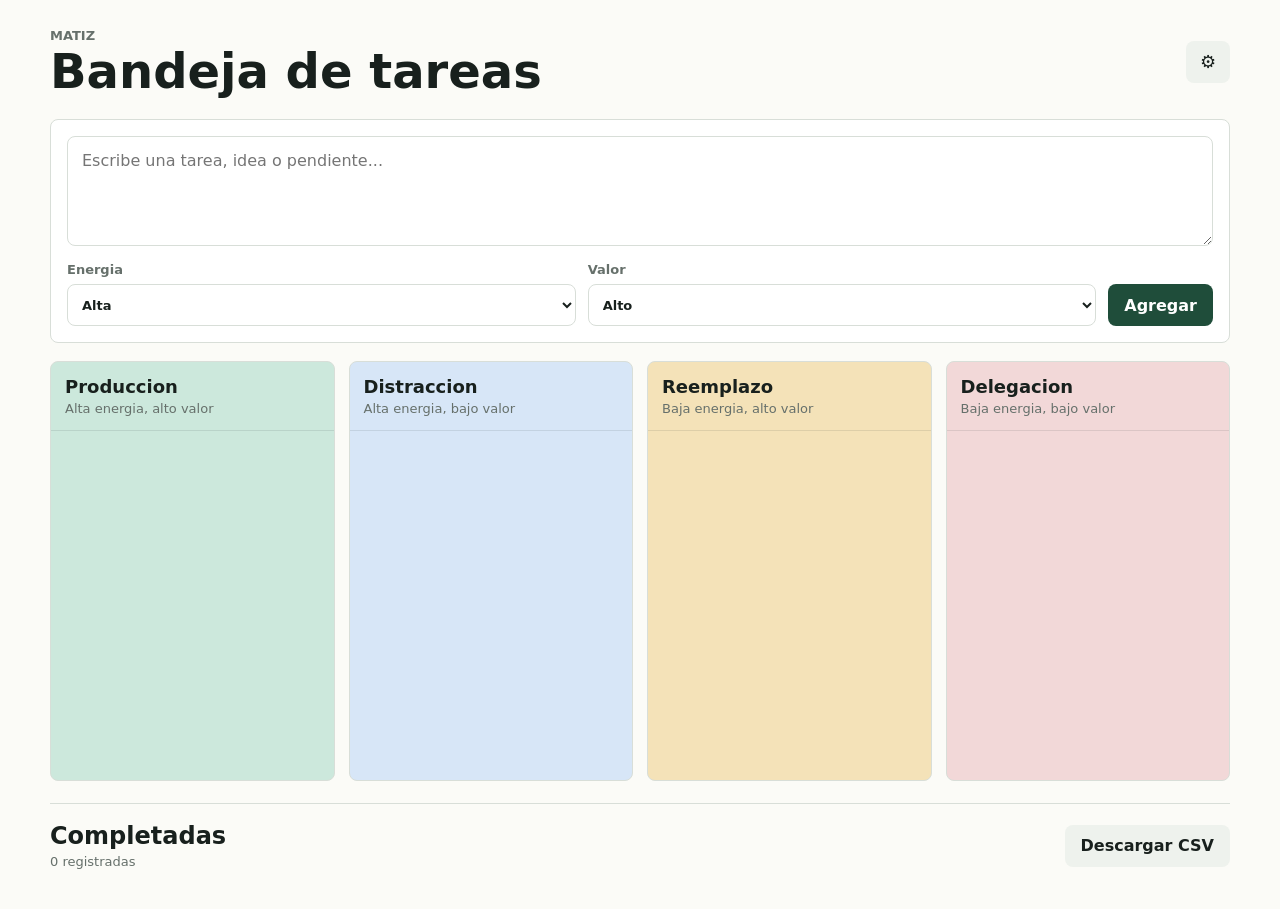
<file: matiz/index.html>
<!doctype html>
<html lang="es">
  <head>
    <meta charset="utf-8" />
    <meta name="viewport" content="width=device-width, initial-scale=1" />
    <title>Matiz</title>
    <link rel="stylesheet" href="./styles.css" />
  </head>
  <body>
    <main class="shell">
      <header class="topbar">
        <div>
          <p class="eyebrow">Matiz</p>
          <h1>Bandeja de tareas</h1>
        </div>
        <button class="icon-button" id="settingsButton" type="button" title="Configurar n8n">
          <span aria-hidden="true">⚙</span>
          <span class="sr-only">Configurar registro</span>
        </button>
      </header>

      <section class="capture" aria-label="Nueva tarea">
        <form id="taskForm">
          <textarea id="taskText" name="taskText" rows="4" placeholder="Escribe una tarea, idea o pendiente..." required></textarea>
          <div class="capture-controls">
            <label>
              Energia
              <select id="energy" name="energy">
                <option value="alta">Alta</option>
                <option value="baja">Baja</option>
              </select>
            </label>
            <label>
              Valor
              <select id="value" name="value">
                <option value="alto">Alto</option>
                <option value="bajo">Bajo</option>
              </select>
            </label>
            <button class="primary" type="submit">Agregar</button>
          </div>
        </form>
      </section>

      <section class="settings hidden" id="settingsPanel" aria-label="Configuracion n8n">
        <label>
          URL webhook n8n
          <input id="webhookUrl" type="url" placeholder="https://..." />
        </label>
        <button class="secondary" id="saveSettings" type="button">Guardar</button>
      </section>

      <section class="matrix" aria-label="Matriz de tareas">
        <article class="lane" data-quadrant="Produccion">
          <header>
            <h2>Produccion</h2>
            <p>Alta energia, alto valor</p>
          </header>
          <div class="cards" id="Produccion"></div>
        </article>

        <article class="lane" data-quadrant="Distraccion">
          <header>
            <h2>Distraccion</h2>
            <p>Alta energia, bajo valor</p>
          </header>
          <div class="cards" id="Distraccion"></div>
        </article>

        <article class="lane" data-quadrant="Reemplazo">
          <header>
            <h2>Reemplazo</h2>
            <p>Baja energia, alto valor</p>
          </header>
          <div class="cards" id="Reemplazo"></div>
        </article>

        <article class="lane" data-quadrant="Delegacion">
          <header>
            <h2>Delegacion</h2>
            <p>Baja energia, bajo valor</p>
          </header>
          <div class="cards" id="Delegacion"></div>
        </article>
      </section>

      <section class="activity" aria-label="Registro reciente">
        <div>
          <h2>Completadas</h2>
          <p id="completedCount">0 registradas</p>
        </div>
        <button class="secondary" id="downloadLog" type="button">Descargar CSV</button>
      </section>
    </main>

    <template id="taskTemplate">
      <article class="task-card">
        <p class="task-copy"></p>
        <div class="task-meta"></div>
        <div class="task-actions">
          <button class="secondary move-button" type="button">Mover</button>
          <button class="primary done-button" type="button">Completar</button>
        </div>
      </article>
    </template>

    <script src="./app.js"></script>
  </body>
</html>
</file>
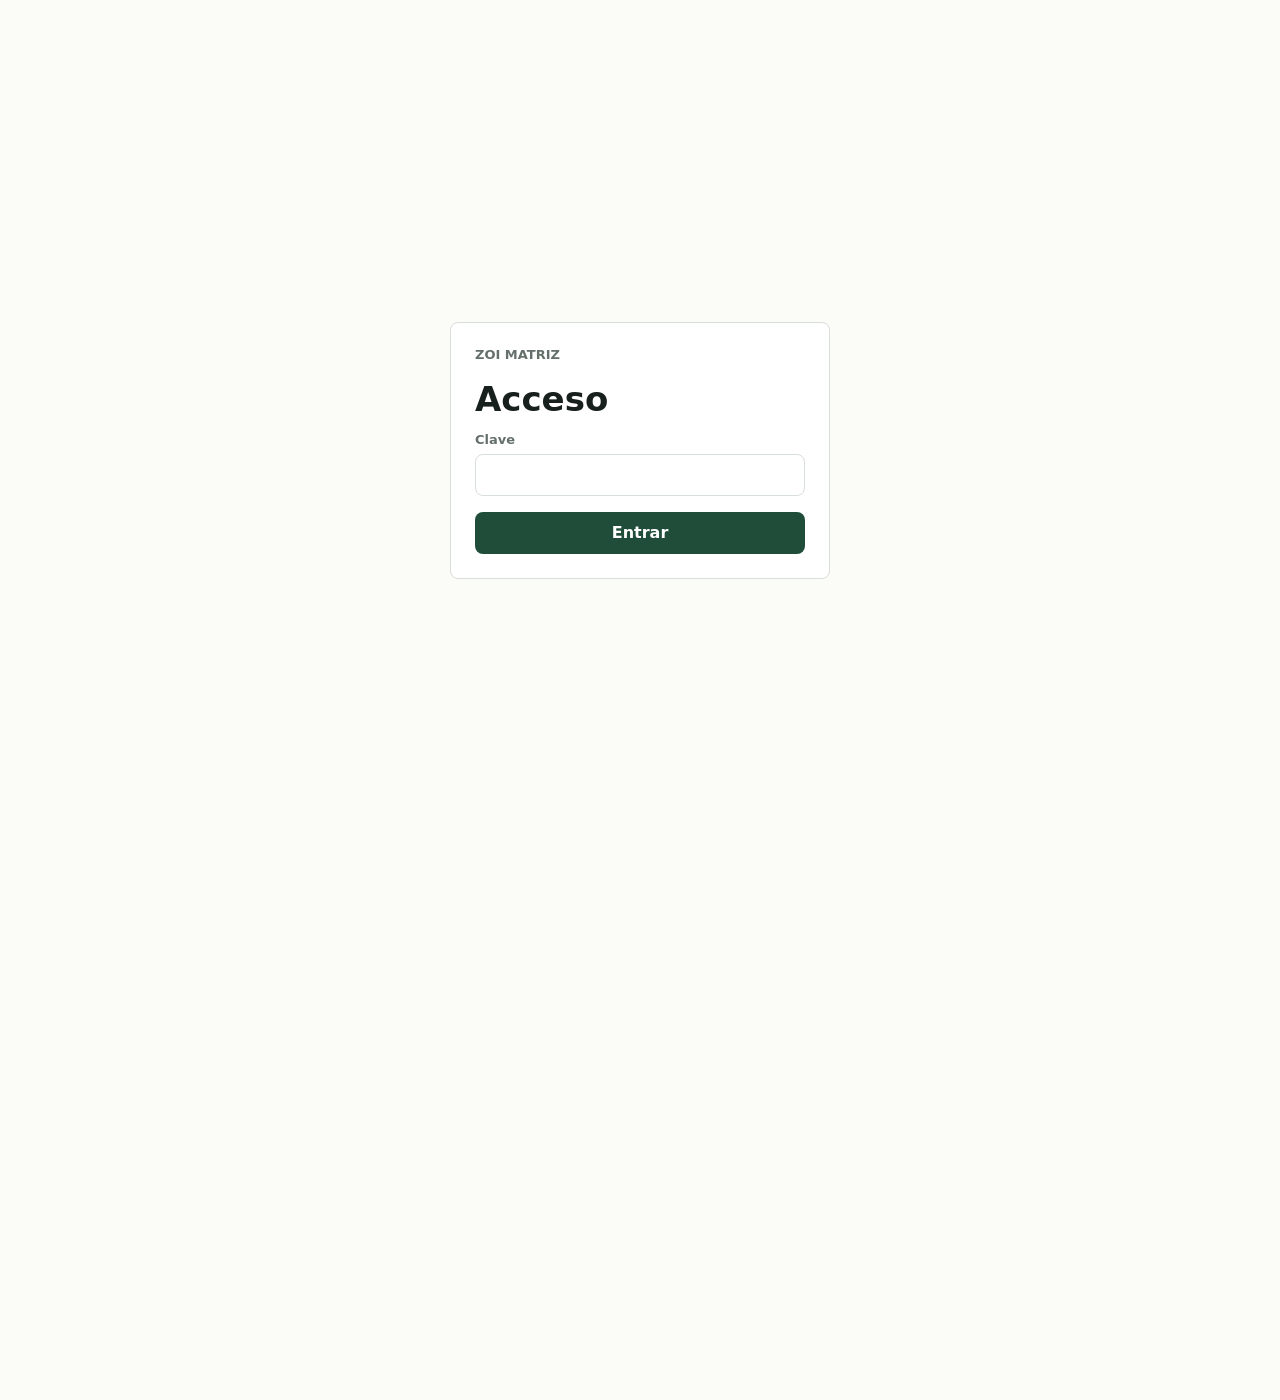
<file: zoi-matriz/index.html>
<!doctype html>
<html lang="es">
  <head>
    <meta charset="utf-8" />
    <meta name="viewport" content="width=device-width, initial-scale=1" />
    <title>ZOI Matriz</title>
    <link rel="stylesheet" href="./assets/styles.css?v=20260820-matrix" />
  </head>
  <body>
    <section class="access-screen" id="accessScreen" aria-label="Acceso">
      <form class="access-card" id="accessForm">
        <p class="eyebrow">ZOI Matriz</p>
        <h1>Acceso</h1>
        <label>
          Clave
          <input id="accessKey" type="password" autocomplete="current-password" required />
        </label>
        <button class="primary" type="submit">Entrar</button>
        <p class="access-error hidden" id="accessError">Clave incorrecta.</p>
      </form>
    </section>

    <main class="shell app-locked" id="appShell">
      <header class="topbar">
        <div>
          <p class="eyebrow">ZOI Matriz</p>
          <h1>Bandeja de tareas</h1>
        </div>
      </header>

      <section class="capture" aria-label="Nueva tarea">
        <form id="taskForm">
          <textarea id="taskText" name="taskText" rows="4" placeholder="Escribe una tarea, idea o pendiente..." required></textarea>
          <div class="capture-controls">
            <label>
              Energia
              <select id="energy" name="energy">
                <option value="alta">Alta</option>
                <option value="baja">Baja</option>
              </select>
            </label>
            <label>
              Valor
              <select id="value" name="value">
                <option value="alto">Alto</option>
                <option value="bajo">Bajo</option>
              </select>
            </label>
            <button class="primary" type="submit">Agregar</button>
          </div>
        </form>
      </section>

      <section class="matrix-wrap" aria-label="Matriz de tareas">
        <div class="axis axis-value">Valor</div>
        <div class="axis axis-energy">Energia</div>
        <div class="axis-label high-value">Alto valor</div>
        <div class="axis-label low-value">Bajo valor</div>
        <div class="axis-label high-energy">Alta energia</div>
        <div class="axis-label low-energy">Baja energia</div>
        <div class="matrix">
        <article class="lane" data-quadrant="Produccion">
          <header>
            <h2>Produccion</h2>
            <p>Alta energia, alto valor</p>
          </header>
          <div class="cards" id="Produccion"></div>
        </article>

        <article class="lane" data-quadrant="Distraccion">
          <header>
            <h2>Distraccion</h2>
            <p>Alta energia, bajo valor</p>
          </header>
          <div class="cards" id="Distraccion"></div>
        </article>

        <article class="lane" data-quadrant="Reemplazo">
          <header>
            <h2>Reemplazo</h2>
            <p>Baja energia, alto valor</p>
          </header>
          <div class="cards" id="Reemplazo"></div>
        </article>

        <article class="lane" data-quadrant="Delegacion">
          <header>
            <h2>Delegacion</h2>
            <p>Baja energia, bajo valor</p>
          </header>
          <div class="cards" id="Delegacion"></div>
        </article>
        </div>
      </section>

      <section class="activity" aria-label="Registro reciente">
        <div>
          <h2>Completadas</h2>
          <p id="completedCount">0 registradas</p>
        </div>
        <button class="secondary" id="downloadLog" type="button">Descargar CSV</button>
      </section>
    </main>

    <template id="taskTemplate">
      <article class="task-card">
        <p class="task-copy"></p>
        <div class="task-meta"></div>
        <div class="task-actions">
          <button class="secondary move-button" type="button">Mover</button>
          <button class="primary done-button" type="button">Completar</button>
        </div>
      </article>
    </template>

    <script src="./assets/app.js?v=20260820-matrix"></script>
  </body>
</html>
</file>
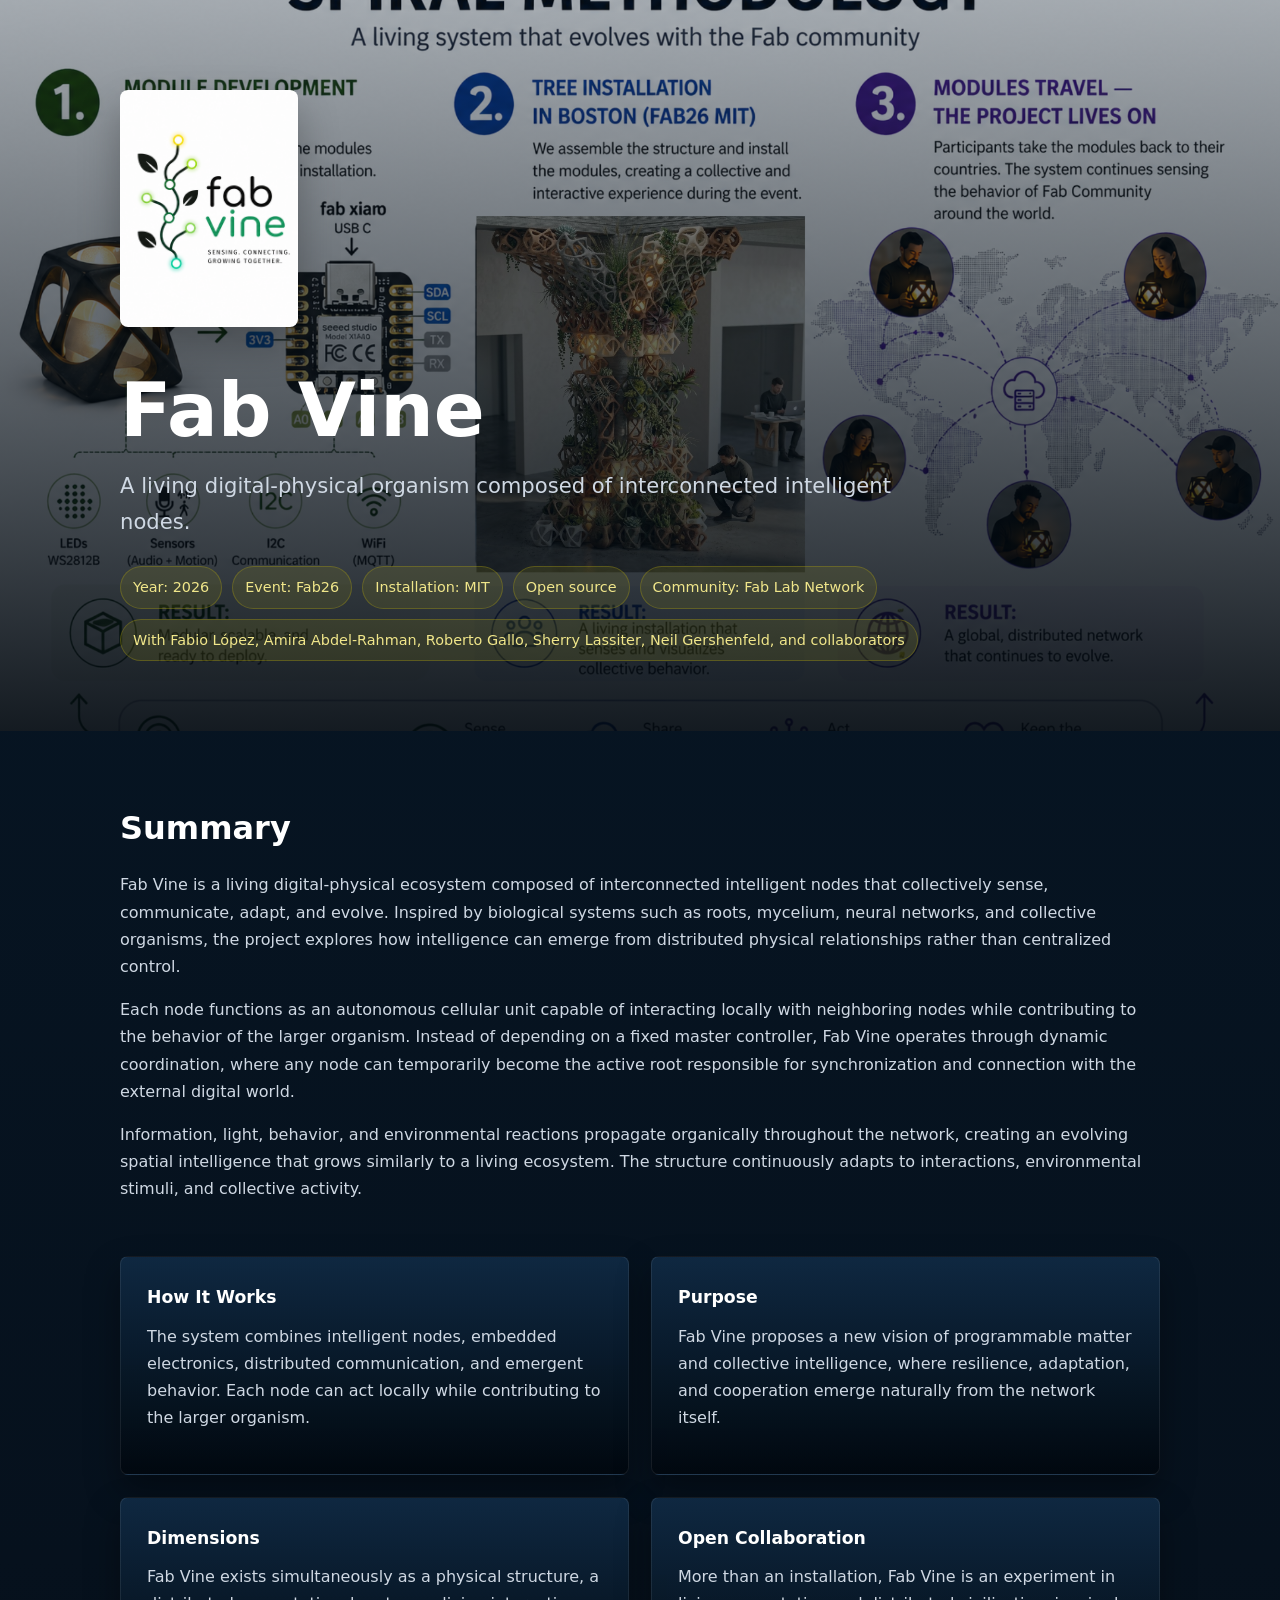
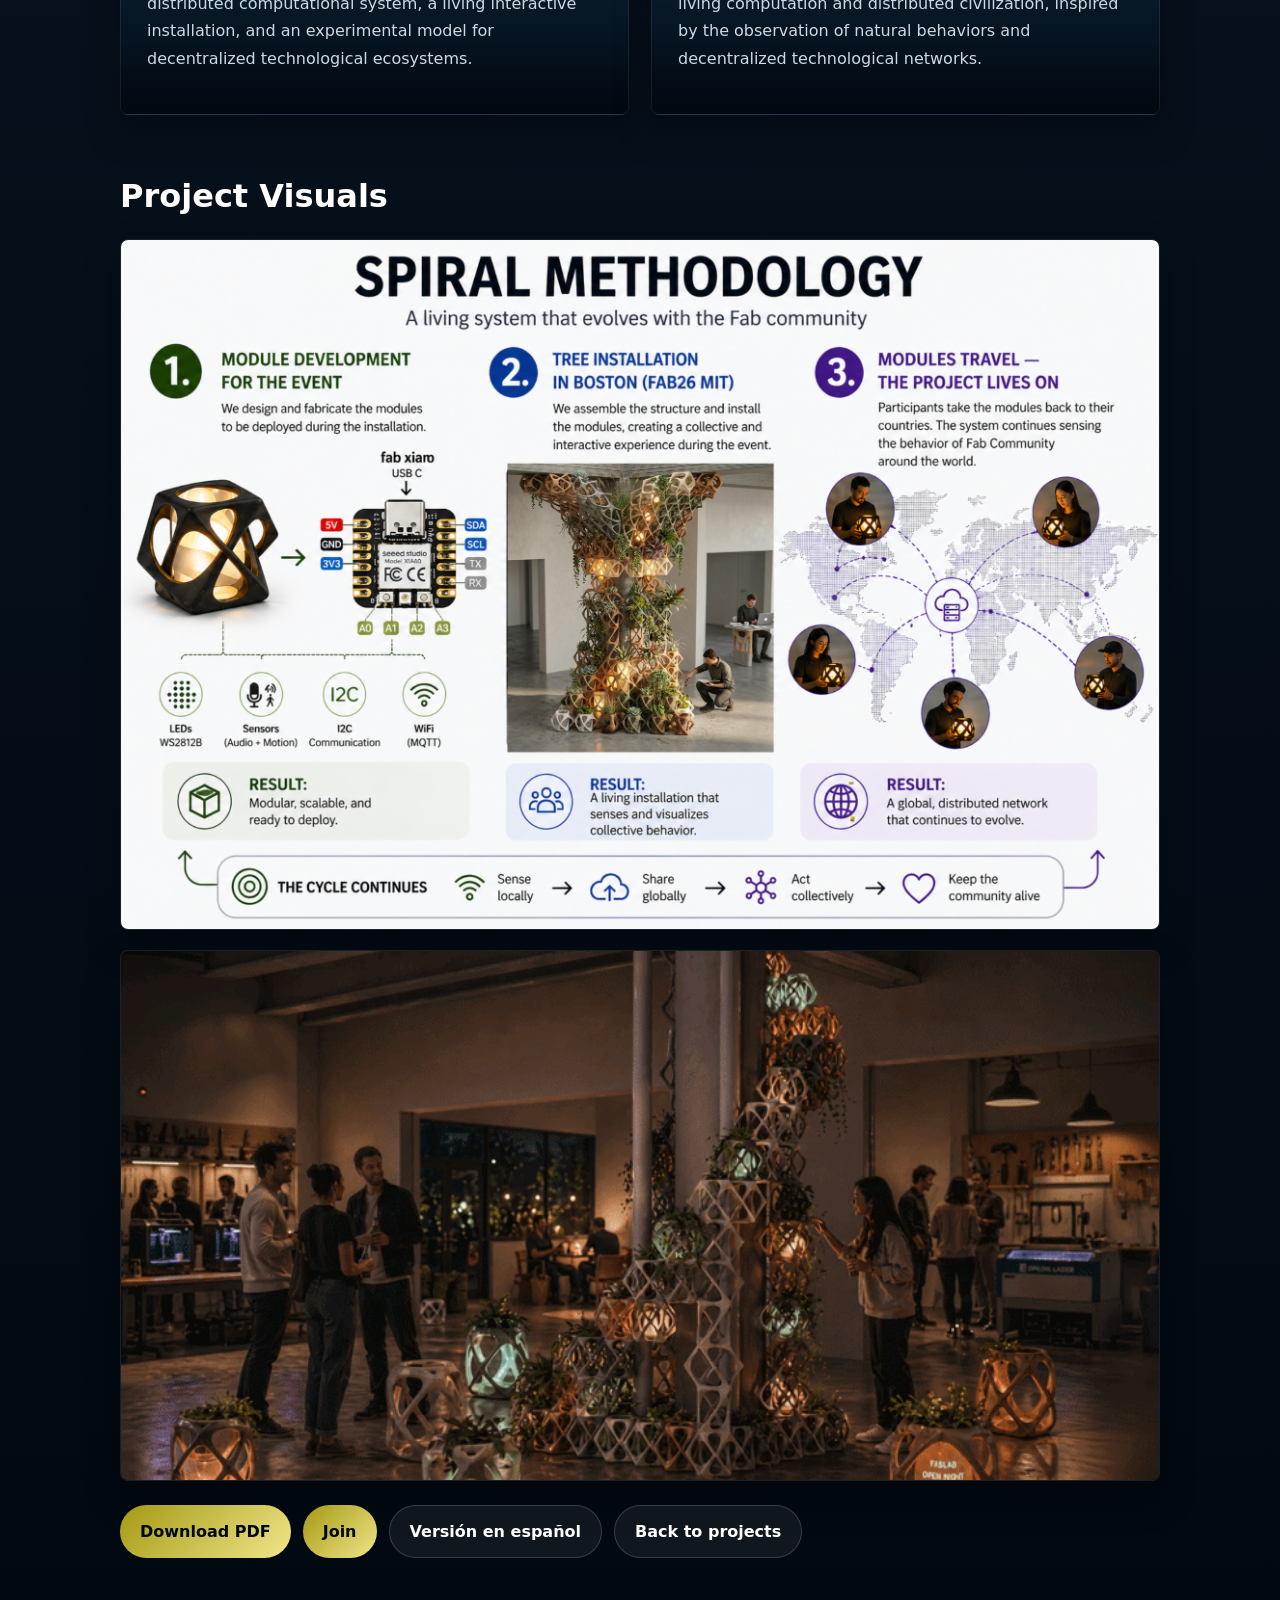
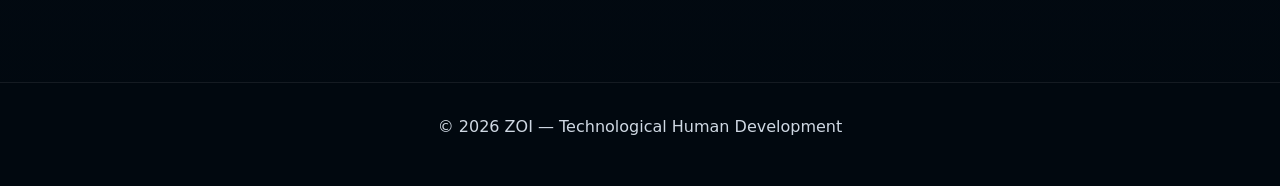
<file: fab-vine-en.html>
<!DOCTYPE html>
<html lang="en">
<head>
  <meta charset="UTF-8" />
  <meta name="viewport" content="width=device-width, initial-scale=1.0" />
  <title>Fab Vine — Project Summary</title>
  <meta name="description" content="English summary of Fab Vine, an open-source project from the Fab Lab community." />
  <link rel="icon" type="image/png" href="imags/z-favicon.png" />
  <link rel="apple-touch-icon" href="imags/z-favicon.png" />
  <style>
    :root {
      --black: #071726;
      --navy: #01080f;
      --navy-soft: #102a44;
      --accent: #a59913;
      --text: #d4d4d4;
      --muted: #cfd8e3;
    }

    * {
      box-sizing: border-box;
      margin: 0;
      padding: 0;
      font-family: system-ui, -apple-system, BlinkMacSystemFont, "Segoe UI", Roboto, Ubuntu, sans-serif;
    }

    body {
      background: linear-gradient(180deg, #071726 0%, #06111d 46%, #01080f 100%);
      color: var(--text);
      line-height: 1.7;
    }

    header {
      min-height: 72vh;
      display: grid;
      align-items: end;
      padding: 90px 20px 70px;
      background:
        linear-gradient(180deg, rgba(7,23,38,0.35), rgba(1,8,15,0.92)),
        url("imags/Fab_Vine.png") center/cover;
    }

    .wrap {
      width: min(1040px, 100%);
      margin: 0 auto;
    }

    .logo {
      width: min(178px, 58vw);
      margin-bottom: 36px;
      border-radius: 8px;
      box-shadow: 0 18px 40px rgba(0,0,0,0.28);
    }

    h1 {
      max-width: 760px;
      color: #ffffff;
      font-size: clamp(2.2rem, 8vw, 4.7rem);
      line-height: 1.02;
      margin-bottom: 20px;
    }

    .lead {
      max-width: 800px;
      color: var(--muted);
      font-size: clamp(1.08rem, 3vw, 1.32rem);
    }

    main {
      width: min(1040px, calc(100% - 40px));
      margin: 0 auto;
      padding: 70px 0;
    }

    section {
      margin-bottom: 54px;
    }

    h2 {
      color: #ffffff;
      font-size: clamp(1.45rem, 4vw, 2rem);
      margin-bottom: 16px;
    }

    p {
      color: var(--muted);
      margin-bottom: 16px;
    }

    .meta {
      display: flex;
      flex-wrap: wrap;
      gap: 10px;
      margin-top: 26px;
    }

    .meta span {
      border: 1px solid rgba(165,153,19,0.36);
      border-radius: 999px;
      color: #f0e68a;
      background: rgba(165,153,19,0.14);
      padding: 8px 12px;
      font-size: 0.9rem;
    }

    .grid {
      display: grid;
      grid-template-columns: repeat(2, minmax(0, 1fr));
      gap: 22px;
    }

    .card {
      background: linear-gradient(180deg, rgba(16,42,68,0.92), rgba(1,8,15,0.95));
      border: 1px solid rgba(255,255,255,0.08);
      border-radius: 8px;
      padding: 26px;
      box-shadow: 0 16px 34px rgba(0,0,0,0.34);
    }

    .card h3 {
      color: #ffffff;
      margin-bottom: 10px;
      font-size: 1.08rem;
    }

    .media {
      display: grid;
      gap: 20px;
    }

    .media img {
      width: 100%;
      border-radius: 8px;
      border: 1px solid rgba(255,255,255,0.1);
      background: rgba(1,8,15,0.72);
      box-shadow: 0 16px 34px rgba(0,0,0,0.34);
    }

    .actions {
      display: flex;
      flex-wrap: wrap;
      gap: 12px;
      margin-top: 24px;
    }

    .btn {
      display: inline-flex;
      align-items: center;
      justify-content: center;
      min-height: 46px;
      padding: 12px 20px;
      border-radius: 999px;
      color: #01080f;
      background: linear-gradient(135deg, var(--accent), #f0e68a);
      font-weight: 800;
      text-decoration: none;
    }

    .btn.secondary {
      color: #ffffff;
      background: rgba(255,255,255,0.06);
      border: 1px solid rgba(255,255,255,0.16);
    }

    footer {
      border-top: 1px solid rgba(255,255,255,0.08);
      padding: 30px 20px;
      text-align: center;
      color: var(--muted);
      background: var(--navy);
    }

    @media (max-width: 760px) {
      .grid {
        grid-template-columns: 1fr;
      }

      header {
        min-height: 64vh;
      }
    }

    @media print {
      body {
        background: #071726;
      }

      header {
        min-height: auto;
        padding: 40px 28px;
      }

      .logo {
        width: 132px;
        margin-bottom: 22px;
        box-shadow: none;
      }

      main {
        width: auto;
        padding: 34px 28px;
      }

      section {
        break-inside: avoid;
        margin-bottom: 30px;
      }

      .actions {
        display: none;
      }

      footer {
        display: none;
      }
    }
  </style>
</head>
<body>
  <header>
    <div class="wrap">
      <img class="logo" src="imags/fab_vine_white_bg.png" alt="Fab Vine" />
      <h1>Fab Vine</h1>
      <p class="lead">A living digital-physical organism composed of interconnected intelligent nodes.</p>
      <div class="meta">
        <span>Year: 2026</span>
        <span>Event: Fab26</span>
        <span>Installation: MIT</span>
        <span>Open source</span>
        <span>Community: Fab Lab Network</span>
        <span>With Fabio López, Amira Abdel-Rahman, Roberto Gallo, Sherry Lassiter, Neil Gershenfeld, and collaborators</span>
      </div>
    </div>
  </header>

  <main>
    <section>
      <h2>Summary</h2>
      <p>Fab Vine is a living digital-physical ecosystem composed of interconnected intelligent nodes that collectively sense, communicate, adapt, and evolve. Inspired by biological systems such as roots, mycelium, neural networks, and collective organisms, the project explores how intelligence can emerge from distributed physical relationships rather than centralized control.</p>
      <p>Each node functions as an autonomous cellular unit capable of interacting locally with neighboring nodes while contributing to the behavior of the larger organism. Instead of depending on a fixed master controller, Fab Vine operates through dynamic coordination, where any node can temporarily become the active root responsible for synchronization and connection with the external digital world.</p>
      <p>Information, light, behavior, and environmental reactions propagate organically throughout the network, creating an evolving spatial intelligence that grows similarly to a living ecosystem. The structure continuously adapts to interactions, environmental stimuli, and collective activity.</p>
    </section>

    <section class="grid">
      <div class="card">
        <h3>How It Works</h3>
        <p>The system combines intelligent nodes, embedded electronics, distributed communication, and emergent behavior. Each node can act locally while contributing to the larger organism.</p>
      </div>
      <div class="card">
        <h3>Purpose</h3>
        <p>Fab Vine proposes a new vision of programmable matter and collective intelligence, where resilience, adaptation, and cooperation emerge naturally from the network itself.</p>
      </div>
      <div class="card">
        <h3>Dimensions</h3>
        <p>Fab Vine exists simultaneously as a physical structure, a distributed computational system, a living interactive installation, and an experimental model for decentralized technological ecosystems.</p>
      </div>
      <div class="card">
        <h3>Open Collaboration</h3>
        <p>More than an installation, Fab Vine is an experiment in living computation and distributed civilization, inspired by the observation of natural behaviors and decentralized technological networks.</p>
      </div>
    </section>

    <section>
      <h2>Project Visuals</h2>
      <div class="media">
        <img src="imags/Fab_Vine.png" alt="Fab Vine installation visual" />
        <img src="imags/Fab_Vine.gif" alt="Fab Vine light behavior animation" />
      </div>
      <div class="actions">
        <a class="btn" href="fab-vine-summary-en.pdf" download>Download PDF</a>
        <a class="btn" href="https://chat.whatsapp.com/JXpyfYOvsjI0bUxR8aowZv" target="_blank" rel="noopener noreferrer">Join</a>
        <a class="btn secondary" href="fab-vine-es.html">Versión en español</a>
        <a class="btn secondary" href="proyectos.html">Back to projects</a>
      </div>
    </section>
  </main>

  <footer>
    <p>© 2026 ZOI — Technological Human Development</p>
  </footer>
</body>
</html>
</file>
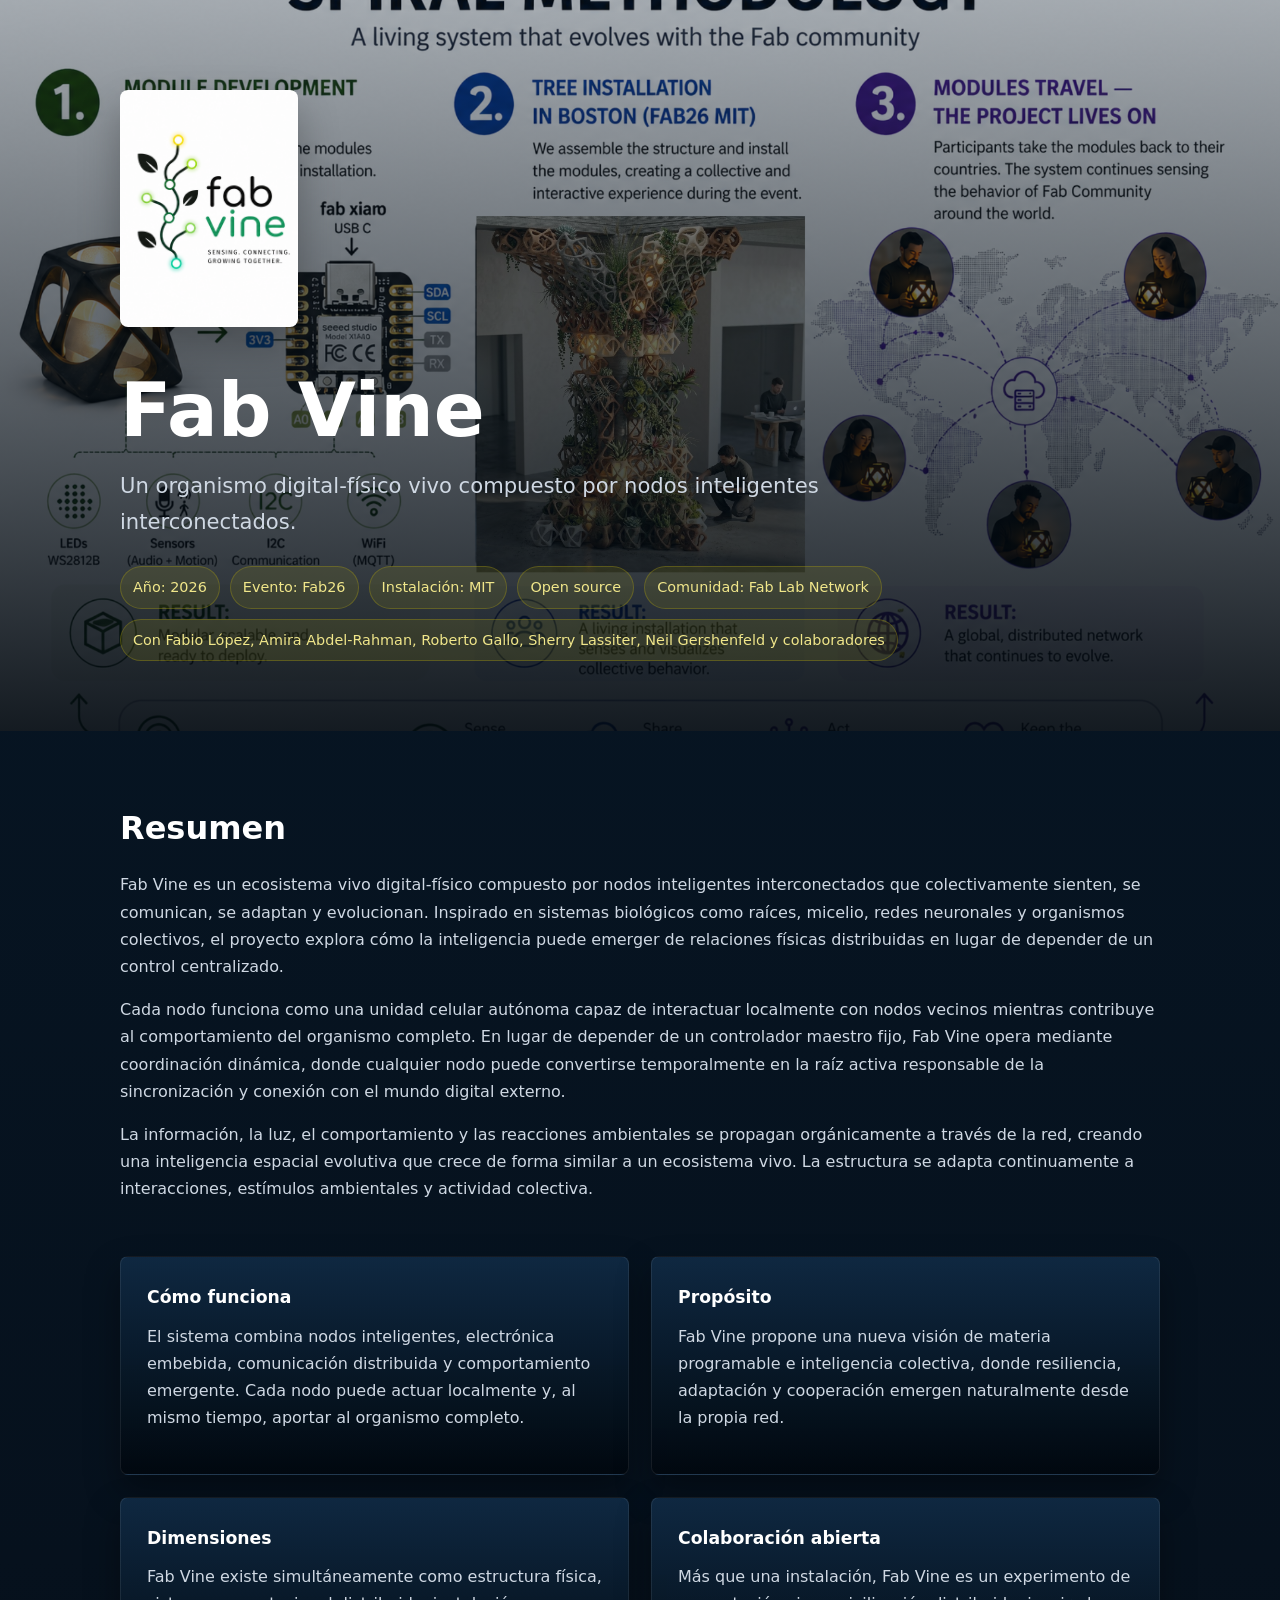
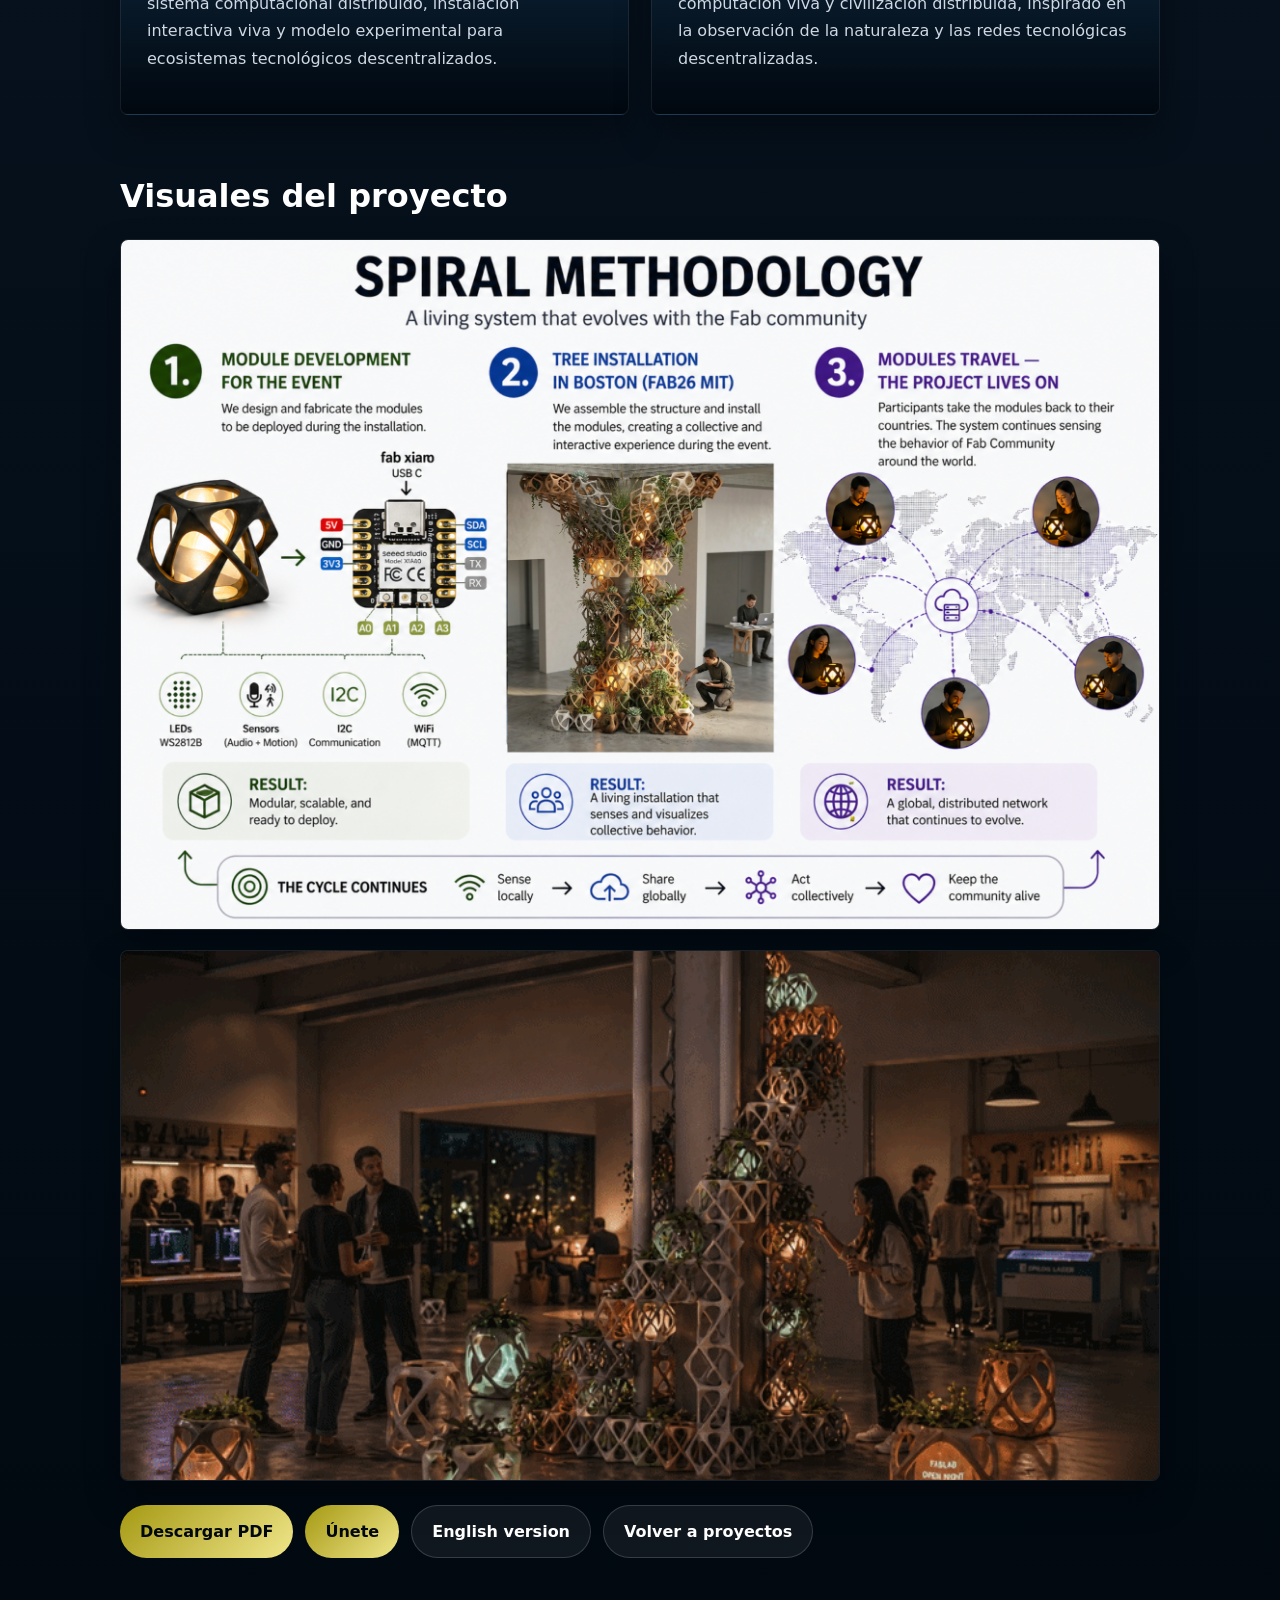
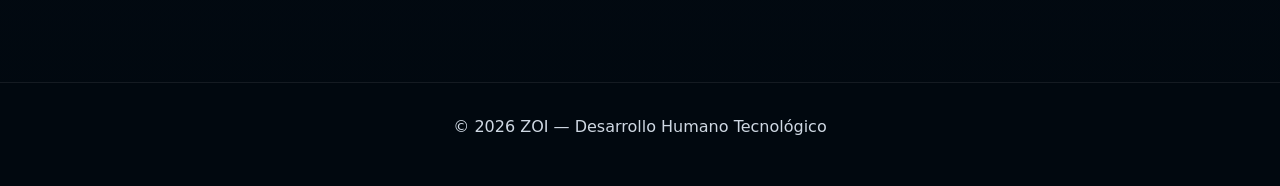
<file: fab-vine-es.html>
<!DOCTYPE html>
<html lang="es">
<head>
  <meta charset="UTF-8" />
  <meta name="viewport" content="width=device-width, initial-scale=1.0" />
  <title>Fab Vine — Resumen del proyecto</title>
  <meta name="description" content="Resumen en español de Fab Vine, un proyecto open source de la comunidad Fab Lab." />
  <link rel="icon" type="image/png" href="imags/z-favicon.png" />
  <link rel="apple-touch-icon" href="imags/z-favicon.png" />
  <style>
    :root {
      --black: #071726;
      --navy: #01080f;
      --navy-soft: #102a44;
      --accent: #a59913;
      --text: #d4d4d4;
      --muted: #cfd8e3;
    }

    * {
      box-sizing: border-box;
      margin: 0;
      padding: 0;
      font-family: system-ui, -apple-system, BlinkMacSystemFont, "Segoe UI", Roboto, Ubuntu, sans-serif;
    }

    body {
      background: linear-gradient(180deg, #071726 0%, #06111d 46%, #01080f 100%);
      color: var(--text);
      line-height: 1.7;
    }

    header {
      min-height: 72vh;
      display: grid;
      align-items: end;
      padding: 90px 20px 70px;
      background:
        linear-gradient(180deg, rgba(7,23,38,0.35), rgba(1,8,15,0.92)),
        url("imags/Fab_Vine.png") center/cover;
    }

    .wrap {
      width: min(1040px, 100%);
      margin: 0 auto;
    }

    .logo {
      width: min(178px, 58vw);
      margin-bottom: 36px;
      border-radius: 8px;
      box-shadow: 0 18px 40px rgba(0,0,0,0.28);
    }

    h1 {
      max-width: 760px;
      color: #ffffff;
      font-size: clamp(2.2rem, 8vw, 4.7rem);
      line-height: 1.02;
      margin-bottom: 20px;
    }

    .lead {
      max-width: 800px;
      color: var(--muted);
      font-size: clamp(1.08rem, 3vw, 1.32rem);
    }

    main {
      width: min(1040px, calc(100% - 40px));
      margin: 0 auto;
      padding: 70px 0;
    }

    section {
      margin-bottom: 54px;
    }

    h2 {
      color: #ffffff;
      font-size: clamp(1.45rem, 4vw, 2rem);
      margin-bottom: 16px;
    }

    p {
      color: var(--muted);
      margin-bottom: 16px;
    }

    .meta {
      display: flex;
      flex-wrap: wrap;
      gap: 10px;
      margin-top: 26px;
    }

    .meta span {
      border: 1px solid rgba(165,153,19,0.36);
      border-radius: 999px;
      color: #f0e68a;
      background: rgba(165,153,19,0.14);
      padding: 8px 12px;
      font-size: 0.9rem;
    }

    .grid {
      display: grid;
      grid-template-columns: repeat(2, minmax(0, 1fr));
      gap: 22px;
    }

    .card {
      background: linear-gradient(180deg, rgba(16,42,68,0.92), rgba(1,8,15,0.95));
      border: 1px solid rgba(255,255,255,0.08);
      border-radius: 8px;
      padding: 26px;
      box-shadow: 0 16px 34px rgba(0,0,0,0.34);
    }

    .card h3 {
      color: #ffffff;
      margin-bottom: 10px;
      font-size: 1.08rem;
    }

    .media {
      display: grid;
      gap: 20px;
    }

    .media img {
      width: 100%;
      border-radius: 8px;
      border: 1px solid rgba(255,255,255,0.1);
      background: rgba(1,8,15,0.72);
      box-shadow: 0 16px 34px rgba(0,0,0,0.34);
    }

    .actions {
      display: flex;
      flex-wrap: wrap;
      gap: 12px;
      margin-top: 24px;
    }

    .btn {
      display: inline-flex;
      align-items: center;
      justify-content: center;
      min-height: 46px;
      padding: 12px 20px;
      border-radius: 999px;
      color: #01080f;
      background: linear-gradient(135deg, var(--accent), #f0e68a);
      font-weight: 800;
      text-decoration: none;
    }

    .btn.secondary {
      color: #ffffff;
      background: rgba(255,255,255,0.06);
      border: 1px solid rgba(255,255,255,0.16);
    }

    footer {
      border-top: 1px solid rgba(255,255,255,0.08);
      padding: 30px 20px;
      text-align: center;
      color: var(--muted);
      background: var(--navy);
    }

    @media (max-width: 760px) {
      .grid {
        grid-template-columns: 1fr;
      }

      header {
        min-height: 64vh;
      }
    }

    @media print {
      body {
        background: #071726;
      }

      header {
        min-height: auto;
        padding: 40px 28px;
      }

      .logo {
        width: 132px;
        margin-bottom: 22px;
        box-shadow: none;
      }

      main {
        width: auto;
        padding: 34px 28px;
      }

      section {
        break-inside: avoid;
        margin-bottom: 30px;
      }

      .actions {
        display: none;
      }

      footer {
        display: none;
      }
    }
  </style>
</head>
<body>
  <header>
    <div class="wrap">
      <img class="logo" src="imags/fab_vine_white_bg.png" alt="Fab Vine" />
      <h1>Fab Vine</h1>
      <p class="lead">Un organismo digital-físico vivo compuesto por nodos inteligentes interconectados.</p>
      <div class="meta">
        <span>Año: 2026</span>
        <span>Evento: Fab26</span>
        <span>Instalación: MIT</span>
        <span>Open source</span>
        <span>Comunidad: Fab Lab Network</span>
        <span>Con Fabio López, Amira Abdel-Rahman, Roberto Gallo, Sherry Lassiter, Neil Gershenfeld y colaboradores</span>
      </div>
    </div>
  </header>

  <main>
    <section>
      <h2>Resumen</h2>
      <p>Fab Vine es un ecosistema vivo digital-físico compuesto por nodos inteligentes interconectados que colectivamente sienten, se comunican, se adaptan y evolucionan. Inspirado en sistemas biológicos como raíces, micelio, redes neuronales y organismos colectivos, el proyecto explora cómo la inteligencia puede emerger de relaciones físicas distribuidas en lugar de depender de un control centralizado.</p>
      <p>Cada nodo funciona como una unidad celular autónoma capaz de interactuar localmente con nodos vecinos mientras contribuye al comportamiento del organismo completo. En lugar de depender de un controlador maestro fijo, Fab Vine opera mediante coordinación dinámica, donde cualquier nodo puede convertirse temporalmente en la raíz activa responsable de la sincronización y conexión con el mundo digital externo.</p>
      <p>La información, la luz, el comportamiento y las reacciones ambientales se propagan orgánicamente a través de la red, creando una inteligencia espacial evolutiva que crece de forma similar a un ecosistema vivo. La estructura se adapta continuamente a interacciones, estímulos ambientales y actividad colectiva.</p>
    </section>

    <section class="grid">
      <div class="card">
        <h3>Cómo funciona</h3>
        <p>El sistema combina nodos inteligentes, electrónica embebida, comunicación distribuida y comportamiento emergente. Cada nodo puede actuar localmente y, al mismo tiempo, aportar al organismo completo.</p>
      </div>
      <div class="card">
        <h3>Propósito</h3>
        <p>Fab Vine propone una nueva visión de materia programable e inteligencia colectiva, donde resiliencia, adaptación y cooperación emergen naturalmente desde la propia red.</p>
      </div>
      <div class="card">
        <h3>Dimensiones</h3>
        <p>Fab Vine existe simultáneamente como estructura física, sistema computacional distribuido, instalación interactiva viva y modelo experimental para ecosistemas tecnológicos descentralizados.</p>
      </div>
      <div class="card">
        <h3>Colaboración abierta</h3>
        <p>Más que una instalación, Fab Vine es un experimento de computación viva y civilización distribuida, inspirado en la observación de la naturaleza y las redes tecnológicas descentralizadas.</p>
      </div>
    </section>

    <section>
      <h2>Visuales del proyecto</h2>
      <div class="media">
        <img src="imags/Fab_Vine.png" alt="Visual de la instalación Fab Vine" />
        <img src="imags/Fab_Vine.gif" alt="Animación de comportamiento lumínico de Fab Vine" />
      </div>
      <div class="actions">
        <a class="btn" href="fab-vine-resumen-es.pdf" download>Descargar PDF</a>
        <a class="btn" href="https://chat.whatsapp.com/JXpyfYOvsjI0bUxR8aowZv" target="_blank" rel="noopener noreferrer">Únete</a>
        <a class="btn secondary" href="fab-vine-en.html">English version</a>
        <a class="btn secondary" href="proyectos.html">Volver a proyectos</a>
      </div>
    </section>
  </main>

  <footer>
    <p>© 2026 ZOI — Desarrollo Humano Tecnológico</p>
  </footer>
</body>
</html>
</file>
<file: matiz/styles.css>
:root {
  color-scheme: light;
  --ink: #18201d;
  --muted: #66706b;
  --line: #d8ded8;
  --paper: #fbfbf7;
  --surface: #ffffff;
  --sage: #dbe8d6;
  --mint: #cce8dc;
  --sky: #d7e6f7;
  --rose: #f2d8d8;
  --gold: #f4e2b8;
  --button: #1f4d3a;
  --button-ink: #ffffff;
  font-family: Inter, ui-sans-serif, system-ui, -apple-system, BlinkMacSystemFont, "Segoe UI", sans-serif;
}

* {
  box-sizing: border-box;
}

body {
  margin: 0;
  background: var(--paper);
  color: var(--ink);
}

button,
input,
select,
textarea {
  font: inherit;
}

.shell {
  width: min(1180px, calc(100vw - 32px));
  margin: 0 auto;
  padding: 28px 0 40px;
}

.topbar,
.activity {
  align-items: center;
  display: flex;
  gap: 16px;
  justify-content: space-between;
}

.eyebrow {
  color: var(--muted);
  font-size: 13px;
  font-weight: 700;
  letter-spacing: 0;
  margin: 0 0 4px;
  text-transform: uppercase;
}

h1,
h2,
p {
  margin: 0;
}

h1 {
  font-size: clamp(30px, 4vw, 48px);
  letter-spacing: 0;
  line-height: 1;
}

.capture,
.settings {
  margin-top: 24px;
}

.capture form,
.settings {
  background: var(--surface);
  border: 1px solid var(--line);
  border-radius: 8px;
  padding: 16px;
}

textarea,
input,
select {
  background: #fff;
  border: 1px solid var(--line);
  border-radius: 8px;
  color: var(--ink);
  outline: none;
  width: 100%;
}

textarea {
  min-height: 110px;
  padding: 14px;
  resize: vertical;
}

input,
select {
  height: 42px;
  padding: 0 10px;
}

label {
  color: var(--muted);
  display: grid;
  font-size: 13px;
  font-weight: 700;
  gap: 7px;
}

.capture-controls,
.settings {
  align-items: end;
  display: grid;
  gap: 12px;
  grid-template-columns: 1fr 1fr auto;
  margin-top: 12px;
}

.primary,
.secondary,
.icon-button {
  border: 0;
  border-radius: 8px;
  cursor: pointer;
  font-weight: 750;
  min-height: 42px;
  padding: 0 16px;
}

.primary {
  background: var(--button);
  color: var(--button-ink);
}

.secondary,
.icon-button {
  background: #eef2ed;
  color: var(--ink);
}

.icon-button {
  align-items: center;
  display: inline-flex;
  font-size: 18px;
  justify-content: center;
  min-width: 44px;
  padding: 0;
}

.matrix {
  display: grid;
  gap: 14px;
  grid-template-columns: repeat(4, minmax(0, 1fr));
  margin-top: 18px;
}

.lane {
  border: 1px solid var(--line);
  border-radius: 8px;
  min-height: 420px;
  overflow: hidden;
}

.lane header {
  border-bottom: 1px solid rgba(24, 32, 29, 0.1);
  padding: 14px;
}

.lane h2 {
  font-size: 18px;
  letter-spacing: 0;
}

.lane header p,
.task-meta,
.activity p {
  color: var(--muted);
  font-size: 13px;
  margin-top: 4px;
}

.lane[data-quadrant="Produccion"] {
  background: var(--mint);
}

.lane[data-quadrant="Distraccion"] {
  background: var(--sky);
}

.lane[data-quadrant="Reemplazo"] {
  background: var(--gold);
}

.lane[data-quadrant="Delegacion"] {
  background: var(--rose);
}

.cards {
  display: grid;
  gap: 10px;
  padding: 12px;
}

.task-card {
  background: rgba(255, 255, 255, 0.92);
  border: 1px solid rgba(24, 32, 29, 0.12);
  border-radius: 8px;
  padding: 12px;
}

.task-copy {
  line-height: 1.35;
  overflow-wrap: anywhere;
  white-space: pre-wrap;
}

.task-actions {
  display: grid;
  gap: 8px;
  grid-template-columns: 1fr 1fr;
  margin-top: 12px;
}

.activity {
  border-top: 1px solid var(--line);
  margin-top: 22px;
  padding-top: 18px;
}

.hidden {
  display: none;
}

.sr-only {
  clip: rect(0, 0, 0, 0);
  border: 0;
  height: 1px;
  margin: -1px;
  overflow: hidden;
  padding: 0;
  position: absolute;
  white-space: nowrap;
  width: 1px;
}

@media (max-width: 920px) {
  .matrix {
    grid-template-columns: repeat(2, minmax(0, 1fr));
  }
}

@media (max-width: 640px) {
  .shell {
    width: min(100vw - 20px, 560px);
    padding-top: 18px;
  }

  .capture-controls,
  .settings,
  .matrix {
    grid-template-columns: 1fr;
  }

  .topbar {
    align-items: start;
  }
}
</file>
<file: zoi-matriz/assets/styles.css>
:root {
  color-scheme: light;
  --ink: #18201d;
  --muted: #66706b;
  --line: #d8ded8;
  --paper: #fbfbf7;
  --surface: #ffffff;
  --sage: #dbe8d6;
  --mint: #cce8dc;
  --sky: #d7e6f7;
  --rose: #f2d8d8;
  --gold: #f4e2b8;
  --button: #1f4d3a;
  --button-ink: #ffffff;
  font-family: Inter, ui-sans-serif, system-ui, -apple-system, BlinkMacSystemFont, "Segoe UI", sans-serif;
}

* {
  box-sizing: border-box;
}

body {
  margin: 0;
  background: var(--paper);
  color: var(--ink);
}

button,
input,
select,
textarea {
  font: inherit;
}

.access-screen {
  align-items: center;
  background: var(--paper);
  display: flex;
  inset: 0;
  justify-content: center;
  min-height: 100vh;
  padding: 20px;
  position: fixed;
  z-index: 10;
}

.access-card {
  background: var(--surface);
  border: 1px solid var(--line);
  border-radius: 8px;
  display: grid;
  gap: 16px;
  padding: 24px;
  width: min(100%, 380px);
}

.access-card h1 {
  font-size: 34px;
}

.access-error {
  color: #a33a3a;
  font-size: 14px;
  font-weight: 700;
}

.access-granted {
  display: none;
}

.app-locked {
  visibility: hidden;
}

.shell {
  width: min(1180px, calc(100vw - 32px));
  margin: 0 auto;
  padding: 28px 0 40px;
}

.topbar,
.activity {
  align-items: center;
  display: flex;
  gap: 16px;
  justify-content: space-between;
}

.eyebrow {
  color: var(--muted);
  font-size: 13px;
  font-weight: 700;
  letter-spacing: 0;
  margin: 0 0 4px;
  text-transform: uppercase;
}

h1,
h2,
p {
  margin: 0;
}

h1 {
  font-size: clamp(30px, 4vw, 48px);
  letter-spacing: 0;
  line-height: 1;
}

.capture,
.settings {
  margin-top: 24px;
}

.capture form,
.settings {
  background: var(--surface);
  border: 1px solid var(--line);
  border-radius: 8px;
  padding: 16px;
}

textarea,
input,
select {
  background: #fff;
  border: 1px solid var(--line);
  border-radius: 8px;
  color: var(--ink);
  outline: none;
  width: 100%;
}

textarea {
  min-height: 110px;
  padding: 14px;
  resize: vertical;
}

input,
select {
  height: 42px;
  padding: 0 10px;
}

label {
  color: var(--muted);
  display: grid;
  font-size: 13px;
  font-weight: 700;
  gap: 7px;
}

.capture-controls,
.settings {
  align-items: end;
  display: grid;
  gap: 12px;
  grid-template-columns: 1fr 1fr auto;
  margin-top: 12px;
}

.primary,
.secondary,
.icon-button {
  border: 0;
  border-radius: 8px;
  cursor: pointer;
  font-weight: 750;
  min-height: 42px;
  padding: 0 16px;
}

.primary {
  background: var(--button);
  color: var(--button-ink);
}

.secondary,
.icon-button {
  background: #eef2ed;
  color: var(--ink);
}

.icon-button {
  align-items: center;
  display: inline-flex;
  font-size: 18px;
  justify-content: center;
  min-width: 44px;
  padding: 0;
}

.matrix-wrap {
  display: grid;
  gap: 10px 14px;
  grid-template-columns: 42px 1fr 1fr;
  grid-template-rows: auto auto 1fr 1fr;
  margin-top: 18px;
}

.matrix {
  display: grid;
  gap: 14px;
  grid-column: 2 / 4;
  grid-row: 3 / 5;
  grid-template-columns: repeat(2, minmax(0, 1fr));
  grid-template-rows: repeat(2, minmax(320px, auto));
}

.lane {
  border: 1px solid var(--line);
  border-radius: 8px;
  min-height: 420px;
  overflow: hidden;
}

.lane[data-quadrant="Produccion"] {
  grid-column: 1;
  grid-row: 1;
}

.lane[data-quadrant="Distraccion"] {
  grid-column: 2;
  grid-row: 1;
}

.lane[data-quadrant="Reemplazo"] {
  grid-column: 1;
  grid-row: 2;
}

.lane[data-quadrant="Delegacion"] {
  grid-column: 2;
  grid-row: 2;
}

.axis,
.axis-label {
  color: var(--muted);
  font-size: 13px;
  font-weight: 800;
  letter-spacing: 0;
  text-transform: uppercase;
}

.axis-value {
  grid-column: 2 / 4;
  grid-row: 1;
  text-align: center;
}

.axis-energy {
  align-self: center;
  grid-column: 1;
  grid-row: 3 / 5;
  justify-self: center;
  transform: rotate(-90deg);
}

.high-value,
.low-value {
  border-bottom: 1px solid var(--line);
  padding-bottom: 6px;
  text-align: center;
}

.high-value {
  grid-column: 2;
  grid-row: 2;
}

.low-value {
  grid-column: 3;
  grid-row: 2;
}

.high-energy,
.low-energy {
  align-self: center;
  grid-column: 1;
  justify-self: end;
  writing-mode: vertical-rl;
}

.high-energy {
  grid-row: 3;
}

.low-energy {
  grid-row: 4;
}

.lane header {
  border-bottom: 1px solid rgba(24, 32, 29, 0.1);
  padding: 14px;
}

.lane h2 {
  font-size: 18px;
  letter-spacing: 0;
}

.lane header p,
.task-meta,
.activity p {
  color: var(--muted);
  font-size: 13px;
  margin-top: 4px;
}

.lane[data-quadrant="Produccion"] {
  background: var(--mint);
}

.lane[data-quadrant="Distraccion"] {
  background: var(--sky);
}

.lane[data-quadrant="Reemplazo"] {
  background: var(--gold);
}

.lane[data-quadrant="Delegacion"] {
  background: var(--rose);
}

.cards {
  display: grid;
  gap: 10px;
  padding: 12px;
}

.task-card {
  background: rgba(255, 255, 255, 0.92);
  border: 1px solid rgba(24, 32, 29, 0.12);
  border-radius: 8px;
  padding: 12px;
}

.task-copy {
  line-height: 1.35;
  overflow-wrap: anywhere;
  white-space: pre-wrap;
}

.task-actions {
  display: grid;
  gap: 8px;
  grid-template-columns: 1fr 1fr;
  margin-top: 12px;
}

.activity {
  border-top: 1px solid var(--line);
  margin-top: 22px;
  padding-top: 18px;
}

.hidden {
  display: none;
}

.sr-only {
  clip: rect(0, 0, 0, 0);
  border: 0;
  height: 1px;
  margin: -1px;
  overflow: hidden;
  padding: 0;
  position: absolute;
  white-space: nowrap;
  width: 1px;
}

@media (max-width: 920px) {
  .matrix {
    grid-template-columns: repeat(2, minmax(0, 1fr));
  }
}

@media (max-width: 640px) {
  .shell {
    width: min(100vw - 20px, 560px);
    padding-top: 18px;
  }

  .capture-controls,
  .settings,
  .matrix-wrap,
  .matrix {
    grid-template-columns: 1fr;
  }

  .matrix-wrap,
  .matrix,
  .lane[data-quadrant] {
    grid-column: auto;
    grid-row: auto;
  }

  .axis,
  .axis-label {
    display: none;
  }

  .topbar {
    align-items: start;
  }
}
</file>
